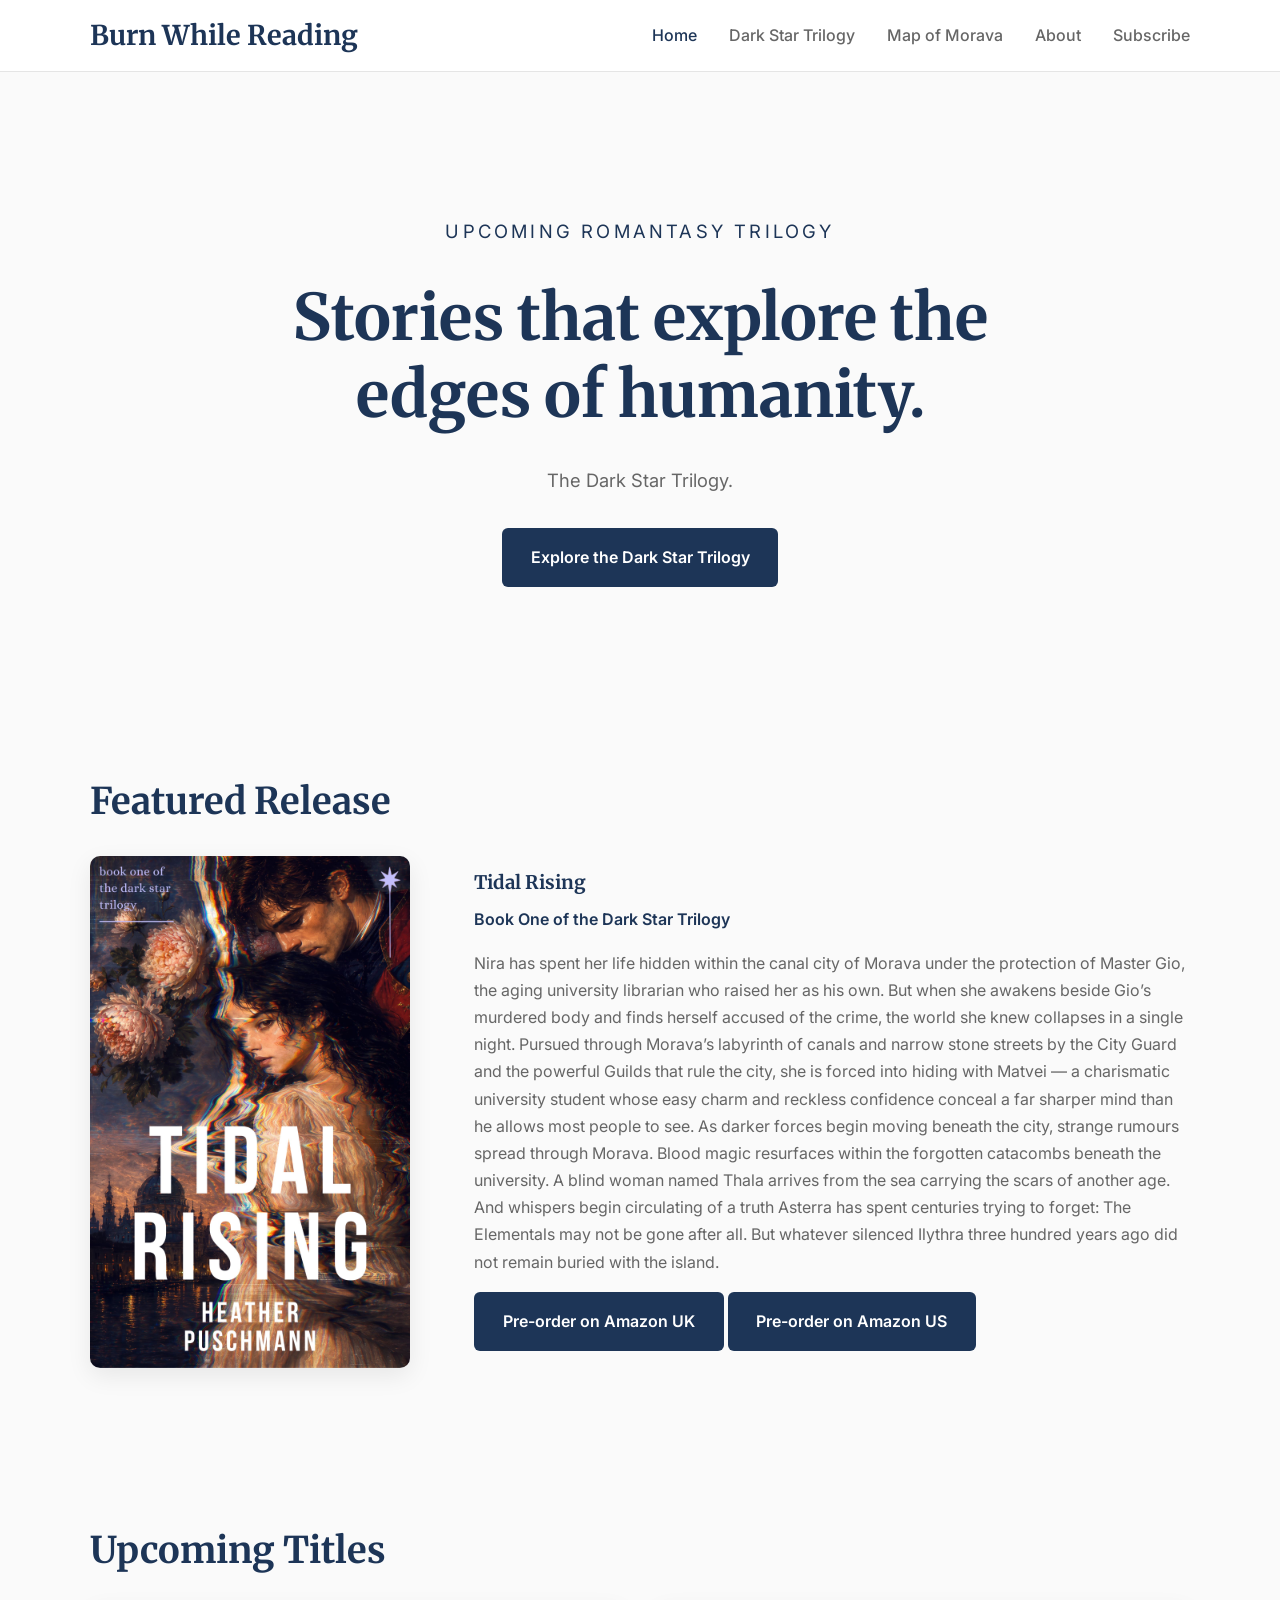
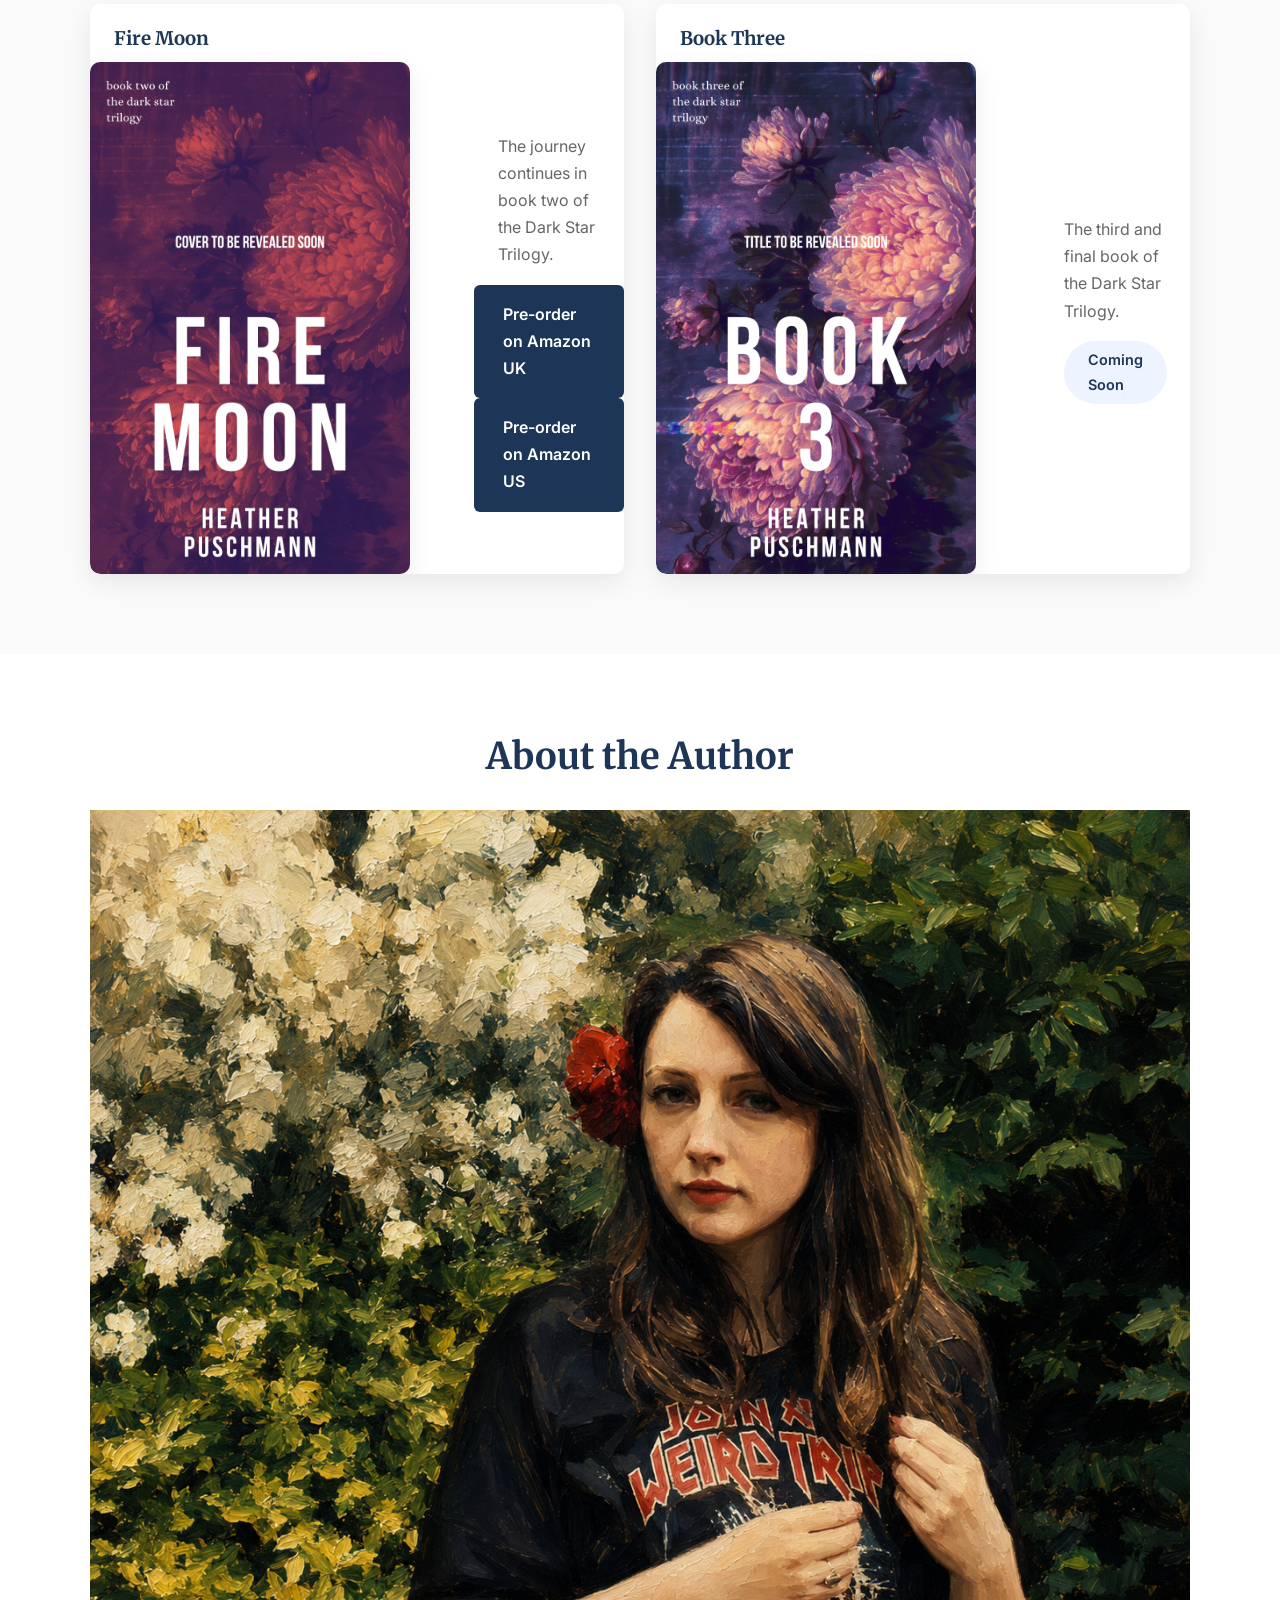
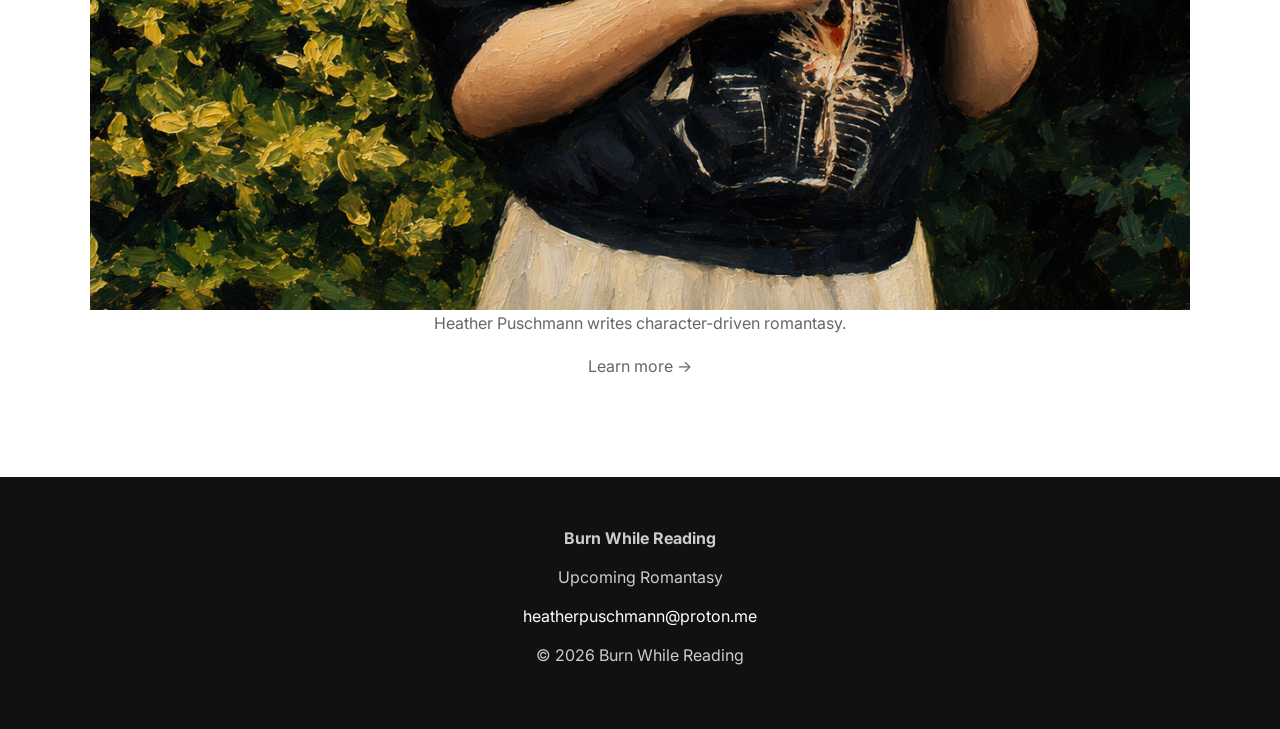
<file: index.html>
<!DOCTYPE html>
<html lang="en">
<head>
    <meta charset="UTF-8">
    <meta name="viewport" content="width=device-width, initial-scale=1.0">
    <title>Burn While Reading</title>
	<link rel="preconnect" href="https://fonts.googleapis.com">
	<link rel="preconnect" href="https://fonts.gstatic.com" crossorigin>
	
	<link href="https://fonts.googleapis.com/css2?family=Inter:wght@300;400;500;600;700&family=Merriweather:wght@700&display=swap" rel="stylesheet">
	
	<link rel="stylesheet" href="css/styles.css">
</head>

<body>


<div id="header"></div>

<main>

    <section class="hero">
        <div class="container hero-content">

            <div class="hero-text">
                <p class="eyebrow">Upcoming Romantasy Trilogy</p>

                <h2>Stories that explore the edges of humanity.</h2>
 
                <p>
                    The Dark Star Trilogy.
                </p>

                <a class="button" href="the-dark-star-trilogy.html">
                    Explore the Dark Star Trilogy
                </a>
            </div>

        </div>
    </section>


    <section class="featured-book">

        <div class="container">

            <h2>Featured Release</h2>

            <div class="book-grid">

                <img
                    src="images/tidal-rising.jpg"
                    alt="Cover of Tidal Rising">

                <div>

                    <h3>Tidal Rising</h3>

                    <p class="subtitle">
                        Book One of the Dark Star Trilogy
                    </p>

                    <p>
                        Nira has spent her life hidden within the canal city of Morava under the protection of Master Gio, the aging university librarian who raised her as his own. But when she awakens beside Gio’s murdered body and finds herself accused of the crime, the world she knew collapses in a single night. Pursued through Morava’s labyrinth of canals and narrow stone streets by the City Guard and the powerful Guilds that rule the city, she is forced into hiding with Matvei — a charismatic university student whose easy charm and reckless confidence conceal a far sharper mind than he allows most people to see.
						As darker forces begin moving beneath the city, strange rumours spread through Morava. Blood magic resurfaces within the forgotten catacombs beneath the university. A blind woman named Thala arrives from the sea carrying the scars of another age. And whispers begin circulating of a truth Asterra has spent centuries trying to forget:
						The Elementals may not be gone after all.
						But whatever silenced Ilythra three hundred years ago did not remain buried with the island.
                    </p>


                    <a class="button"
                       href="https://www.amazon.co.uk/dp/B0H6R5PRM5"
                       target="_blank"
                       rel="noopener">
                        Pre-order on Amazon UK
                    </a>

                    <a class="button"
                       href="https://www.amazon.com/dp/B0H6R5PRM5"
                       target="_blank"
                       rel="noopener">
                        Pre-order on Amazon US
                    </a>

                </div>

            </div>

        </div>

    </section>


    <section class="upcoming">

        <div class="container">

            <h2>Upcoming Titles</h2>

            <div class="cards">

                <article class="card">

                    <h3>Fire Moon</h3>
                    <div class="book-grid">

                        <img src="images/fire-moon.jpg" alt="Fire Moon">
                        
                    <div>
                    <p>
                        The journey continues in book two of the Dark Star Trilogy.
                    </p>
                    <a class="button"
                        href="https://www.amazon.co.uk/dp/B0HJZV371S"
                        target="_blank"
                        rel="noopener">
                        Pre-order on Amazon UK
                    </a>
                    <a class="button"
                        href="https://www.amazon.com/dp/B0HJZV371S"
                        target="_blank"
                        rel="noopener">
                        Pre-order on Amazon US
                    </a>

                </article>

                <article class="card">


                    <h3>Book Three</h3>
                    <div class="book-grid">

                        <img src="images/book-three.png" alt="Book Three">
                        
                    <div>
                    <p>
                        The third and final book of the Dark Star Trilogy.
                    </p>

                    <span class="coming-soon">
                        Coming Soon
                    </span>

                </article>

            </div>

        </div>

    </section>


    <section class="author-preview">

        <div class="container">

            <h2>About the Author</h2>

			<img src="images/heather-puschmann.PNG" alt="Heather Puschmann">
            <p>
                Heather Puschmann writes character-driven romantasy.
            </p>

            <p>
                <a href="about.html">
                    Learn more →
                </a>
            </p>

        </div>

    </section>
	<script async type='text/javascript' src='https://static.klaviyo.com/onsite/js/VMjU2J/klaviyo.js?company_id=VMjU2J'></script>
	<script type="text/javascript"> 
	
	//Initialize Klaviyo object on page load
	!function(){if(!window.klaviyo){window._klOnsite=window._klOnsite||[];try{window.klaviyo=new Proxy({},{get:function(n,i){return"push"===i?function(){var n;(n=window._klOnsite).push.apply(n,arguments)}:function(){for(var n=arguments.length,o=new Array(n),w=0;w<n;w++)o[w]=arguments[w];var t="function"==typeof o[o.length-1]?o.pop():void 0,e=new Promise((function(n){window._klOnsite.push([i].concat(o,[function(i){t&&t(i),n(i)}]))}));return e}}})}catch(n){window.klaviyo=window.klaviyo||[],window.klaviyo.push=function(){var n;(n=window._klOnsite).push.apply(n,arguments)}}}}(); </script>
</main>


<div id="footer"></div>

<script src="js/main.js"></script>


</body>
</html>
</file>
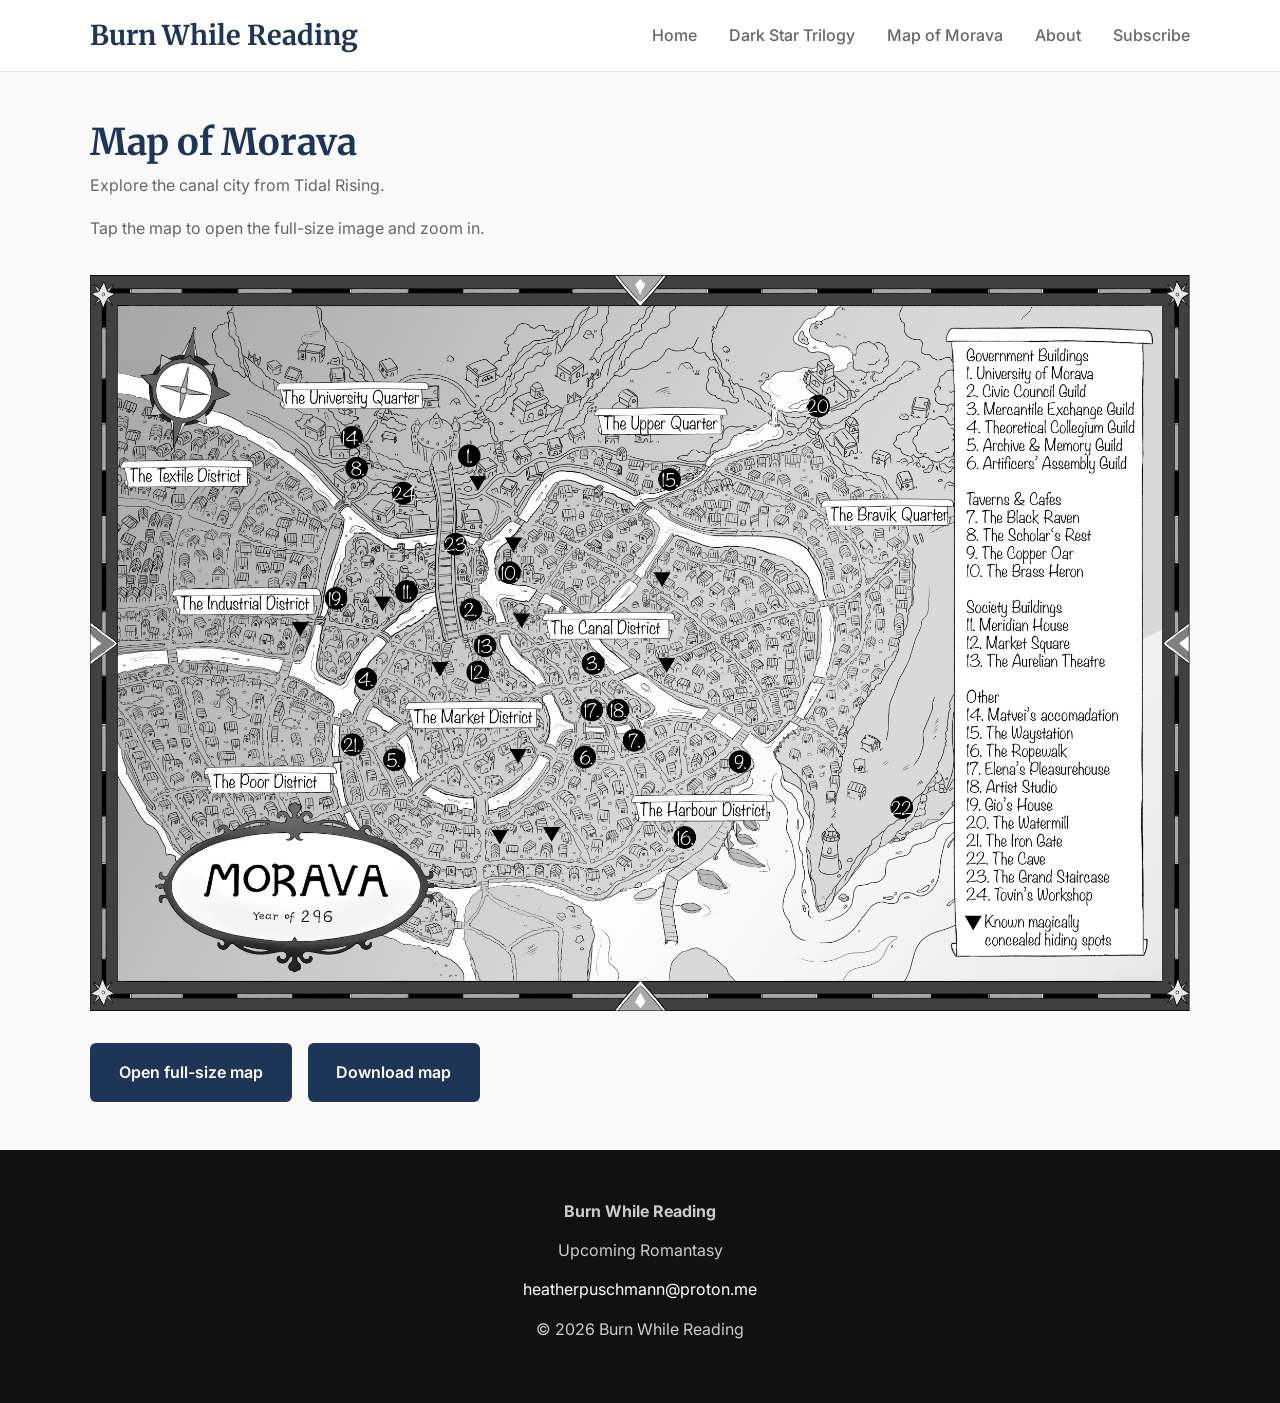
<file: moravamap/index.html>
<!DOCTYPE html>
<html lang="en">
<head>
    <meta charset="UTF-8">
    <meta name="viewport" content="width=device-width, initial-scale=1.0">
    <title>Map of Morava | Burn While Reading</title>

    <link rel="preconnect" href="https://fonts.googleapis.com">
    <link rel="preconnect" href="https://fonts.gstatic.com" crossorigin>
    <link href="https://fonts.googleapis.com/css2?family=Inter:wght@300;400;500;600;700&family=Merriweather:wght@700&display=swap"
          rel="stylesheet">

    <link rel="stylesheet" href="/css/styles.css">

    <style>
        .map-page {
            padding: 3rem 0;
        }

        .map-page h2 {
            margin-bottom: 0.5rem;
        }

        .map-image {
            display: block;
            width: 100%;
            height: auto;
            margin: 2rem auto;
        }

        .map-image-link {
            display: block;
        }

        .map-actions {
            display: flex;
            flex-wrap: wrap;
            gap: 1rem;
        }
    </style>
</head>

<body>
    <div id="header"></div>

    <main>
        <section class="map-page">
            <div class="container">
                <h2>Map of Morava</h2>
                <p>Explore the canal city from Tidal Rising.</p>
                <p>Tap the map to open the full-size image and zoom in.</p>

                <a class="map-image-link"
                   href="/images/morava-map.jpg"
                   target="_blank"
                   rel="noopener">
                    <img class="map-image"
                         src="/images/morava-map.jpg"
                         alt="Map of Morava, the canal city featured in Tidal Rising"
                         width="4282"
                         height="2866">
                </a>

                <div class="map-actions">
                    <a class="button"
                       href="/images/morava-map.jpg"
                       target="_blank"
                       rel="noopener">
                        Open full-size map
                    </a>

                    <a class="button"
                       href="/images/morava-map.jpg"
                       download="morava-map.jpg">
                        Download map
                    </a>
                </div>
            </div>
        </section>
    </main>

    <div id="footer"></div>

    <script src="/js/main.js"></script>
</body>
</html>
</file>
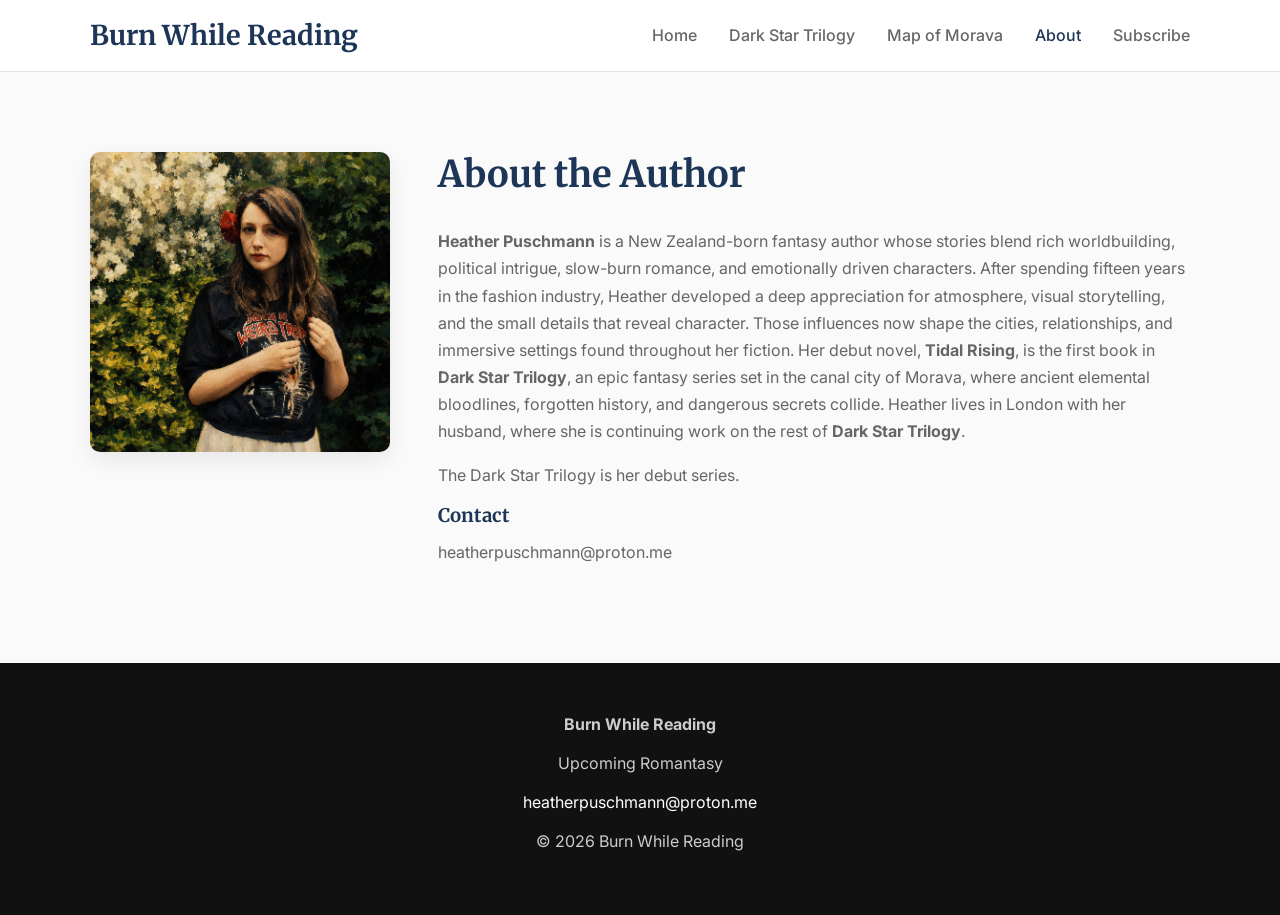
<file: about.html>
<!DOCTYPE html>
<html lang="en">

<head>

<meta charset="UTF-8">
<meta name="viewport" content="width=device-width, initial-scale=1.0">

<title>About | Burn While Reading</title>

<link rel="preconnect" href="https://fonts.googleapis.com">
<link rel="preconnect" href="https://fonts.gstatic.com" crossorigin>

<link href="https://fonts.googleapis.com/css2?family=Inter:wght@300;400;500;600;700&family=Merriweather:wght@700&display=swap" rel="stylesheet">

<link rel="stylesheet" href="css/styles.css">

</head>

<body>

<div id="header"></div>

<main>

<section>
    <div class="container author-section">

        <img
            src="images/heather-puschmann.PNG"
            alt="Heather Puschmann"
            class="author-photo">

        <div>
	<h2>About the Author</h2>

	<p>
		<b>Heather Puschmann</b> is a New Zealand-born fantasy author whose stories blend rich worldbuilding, political intrigue, slow-burn romance, and emotionally driven characters.
		After spending fifteen years in the fashion industry, Heather developed a deep appreciation for atmosphere, visual storytelling, and the small details that reveal character. Those influences now shape the cities, relationships, and immersive settings found throughout her fiction.
		Her debut novel, <b>Tidal Rising</b>, is the first book in <a href="/the-dark-star-trilogy.html"><b>Dark Star Trilogy</b></a>, an epic fantasy series set in the canal city of Morava, where ancient elemental bloodlines, forgotten history, and dangerous secrets collide.
		Heather lives in London with her husband, where she is continuing work on the rest of <a href="/the-dark-star-trilogy.html"><b>Dark Star Trilogy</b></a>.
	</p>



<p>
The Dark Star Trilogy is her debut series.
</p>

<h3>Contact</h3>

<p>

<a href="mailto:heatherpuschmann@proton.me">
	heatherpuschmann@proton.me
</a>

</p>

</div>

</section>

</main>

<div id="footer"></div>

<script src="js/main.js"></script>

</body>

</html>
</file>
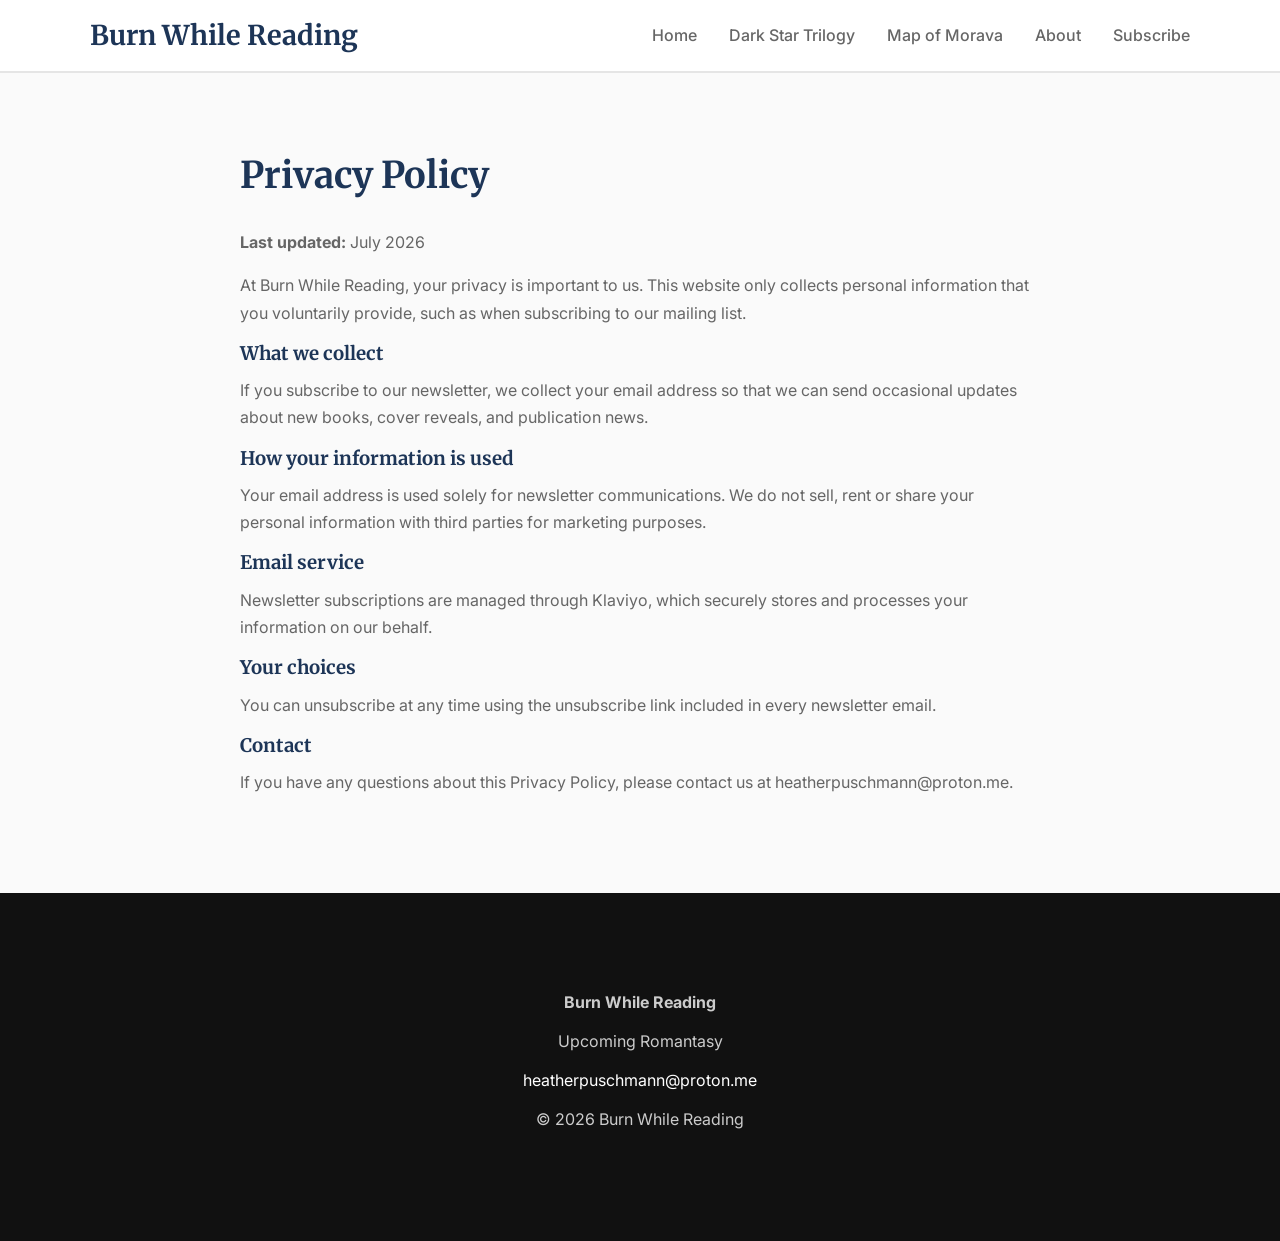
<file: privacy.html>
<!DOCTYPE html>
<html lang="en">

<head>

<meta charset="UTF-8">
<meta name="viewport" content="width=device-width, initial-scale=1.0">

<title>Privacy Policy | Burn While Reading</title>

<link rel="preconnect" href="https://fonts.googleapis.com">
<link rel="preconnect" href="https://fonts.gstatic.com" crossorigin>

<link href="https://fonts.googleapis.com/css2?family=Inter:wght@300;400;500;600;700&family=Merriweather:wght@700&display=swap" rel="stylesheet">

<link rel="stylesheet" href="css/styles.css">

</head>

<body>

<header id="header"></header>

<main>

<section>

<div class="container" style="max-width:800px;">

<h2>Privacy Policy</h2>

<p><strong>Last updated:</strong> July 2026</p>

<p>
At Burn While Reading, your privacy is important to us. This website only collects
personal information that you voluntarily provide, such as when subscribing to
our mailing list.
</p>

<h3>What we collect</h3>

<p>
If you subscribe to our newsletter, we collect your email address so that we
can send occasional updates about new books, cover reveals, and publication
news.
</p>

<h3>How your information is used</h3>

<p>
Your email address is used solely for newsletter communications. We do not sell,
rent or share your personal information with third parties for marketing
purposes.
</p>

<h3>Email service</h3>

<p>
Newsletter subscriptions are managed through Klaviyo, which securely stores and
processes your information on our behalf.
</p>

<h3>Your choices</h3>

<p>
You can unsubscribe at any time using the unsubscribe link included in every
newsletter email.
</p>

<h3>Contact</h3>

<p>
If you have any questions about this Privacy Policy, please contact us at
<a href="heatherpuschmann@proton.me">heatherpuschmann@proton.me</a>.
</p>

</div>

</section>

</main>

<footer id="footer"></footer>

<script src="js/main.js"></script>

</body>

</html>
</file>
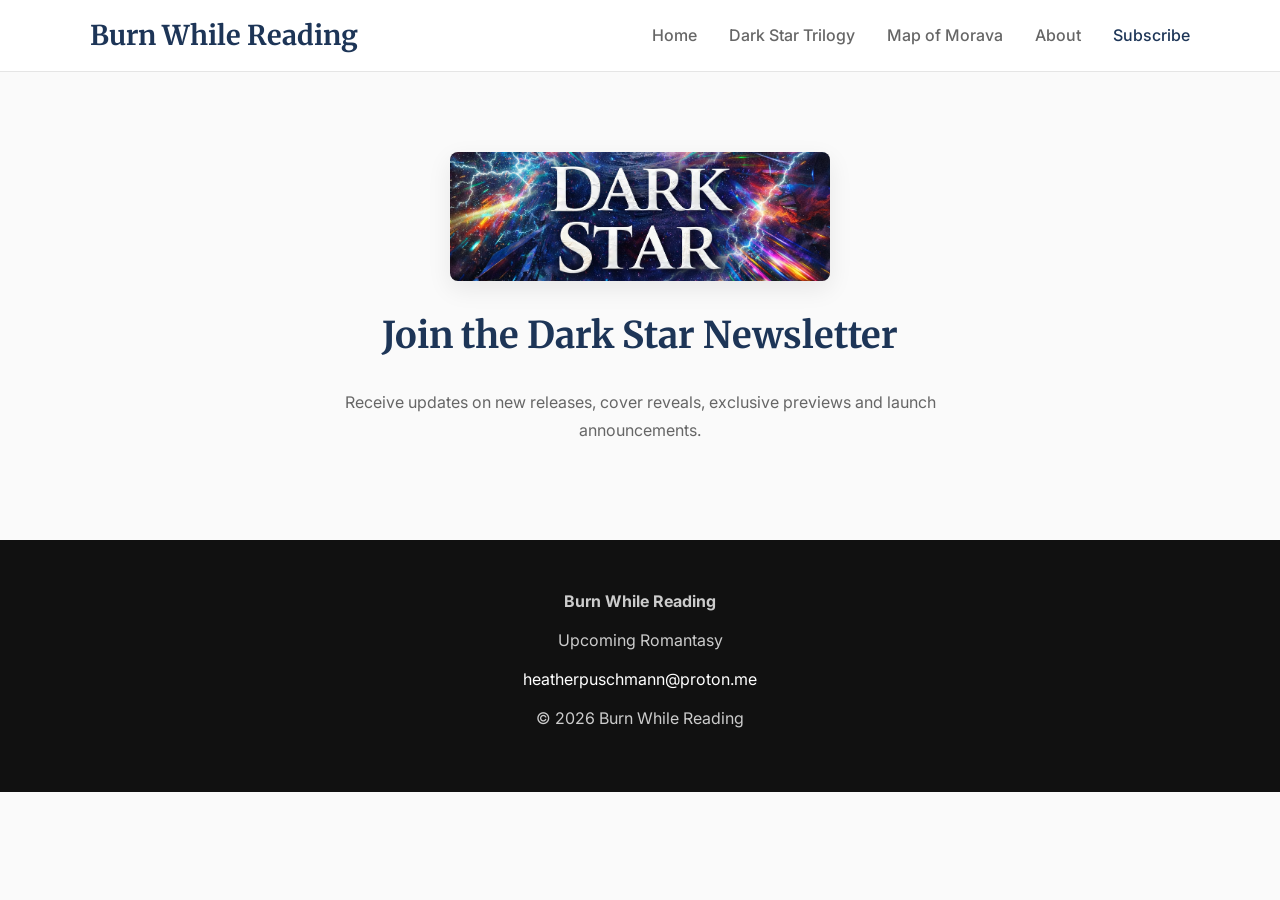
<file: subscribe.html>
<!DOCTYPE html>
<html lang="en">

<head>

    <meta charset="UTF-8">
    <meta name="viewport" content="width=device-width, initial-scale=1.0">

    <title>Subscribe | Burn While Reading</title>

    <link rel="preconnect" href="https://fonts.googleapis.com">
    <link rel="preconnect" href="https://fonts.gstatic.com" crossorigin>

    <link href="https://fonts.googleapis.com/css2?family=Inter:wght@300;400;500;600;700&family=Merriweather:wght@700&display=swap"
          rel="stylesheet">

    <link rel="stylesheet" href="css/styles.css">

</head>

<body>


<div id="header"></div>

<main>

	<section class="subscribe-page">

		<div class="container subscribe-container">
	
			<div class="subscribe-intro">
	
				<img
					src="images/dark-star-banner.PNG"
					alt="Dark Star Trilogy"
					class="subscribe-banner">
	
				<h2>Join the Dark Star Newsletter</h2>
	
				<p>
					Receive updates on new releases, cover reveals,
					exclusive previews and launch announcements.
				</p>
	
			</div>
	
			<div class="klaviyo-form-Un6rRU"></div>
		</div>
	
	</section>
	

</main>


<div id="footer"></div>

<script src="js/main.js"></script>
<script async type='text/javascript' src='https://static.klaviyo.com/onsite/js/VMjU2J/klaviyo.js?company_id=VMjU2J'></script>
<script type="text/javascript"> 
//Initialize Klaviyo object on page load
!function(){if(!window.klaviyo){window._klOnsite=window._klOnsite||[];try{window.klaviyo=new Proxy({},{get:function(n,i){return"push"===i?function(){var n;(n=window._klOnsite).push.apply(n,arguments)}:function(){for(var n=arguments.length,o=new Array(n),w=0;w<n;w++)o[w]=arguments[w];var t="function"==typeof o[o.length-1]?o.pop():void 0,e=new Promise((function(n){window._klOnsite.push([i].concat(o,[function(i){t&&t(i),n(i)}]))}));return e}}})}catch(n){window.klaviyo=window.klaviyo||[],window.klaviyo.push=function(){var n;(n=window._klOnsite).push.apply(n,arguments)}}}}(); </script>
</body>

</html>
</file>
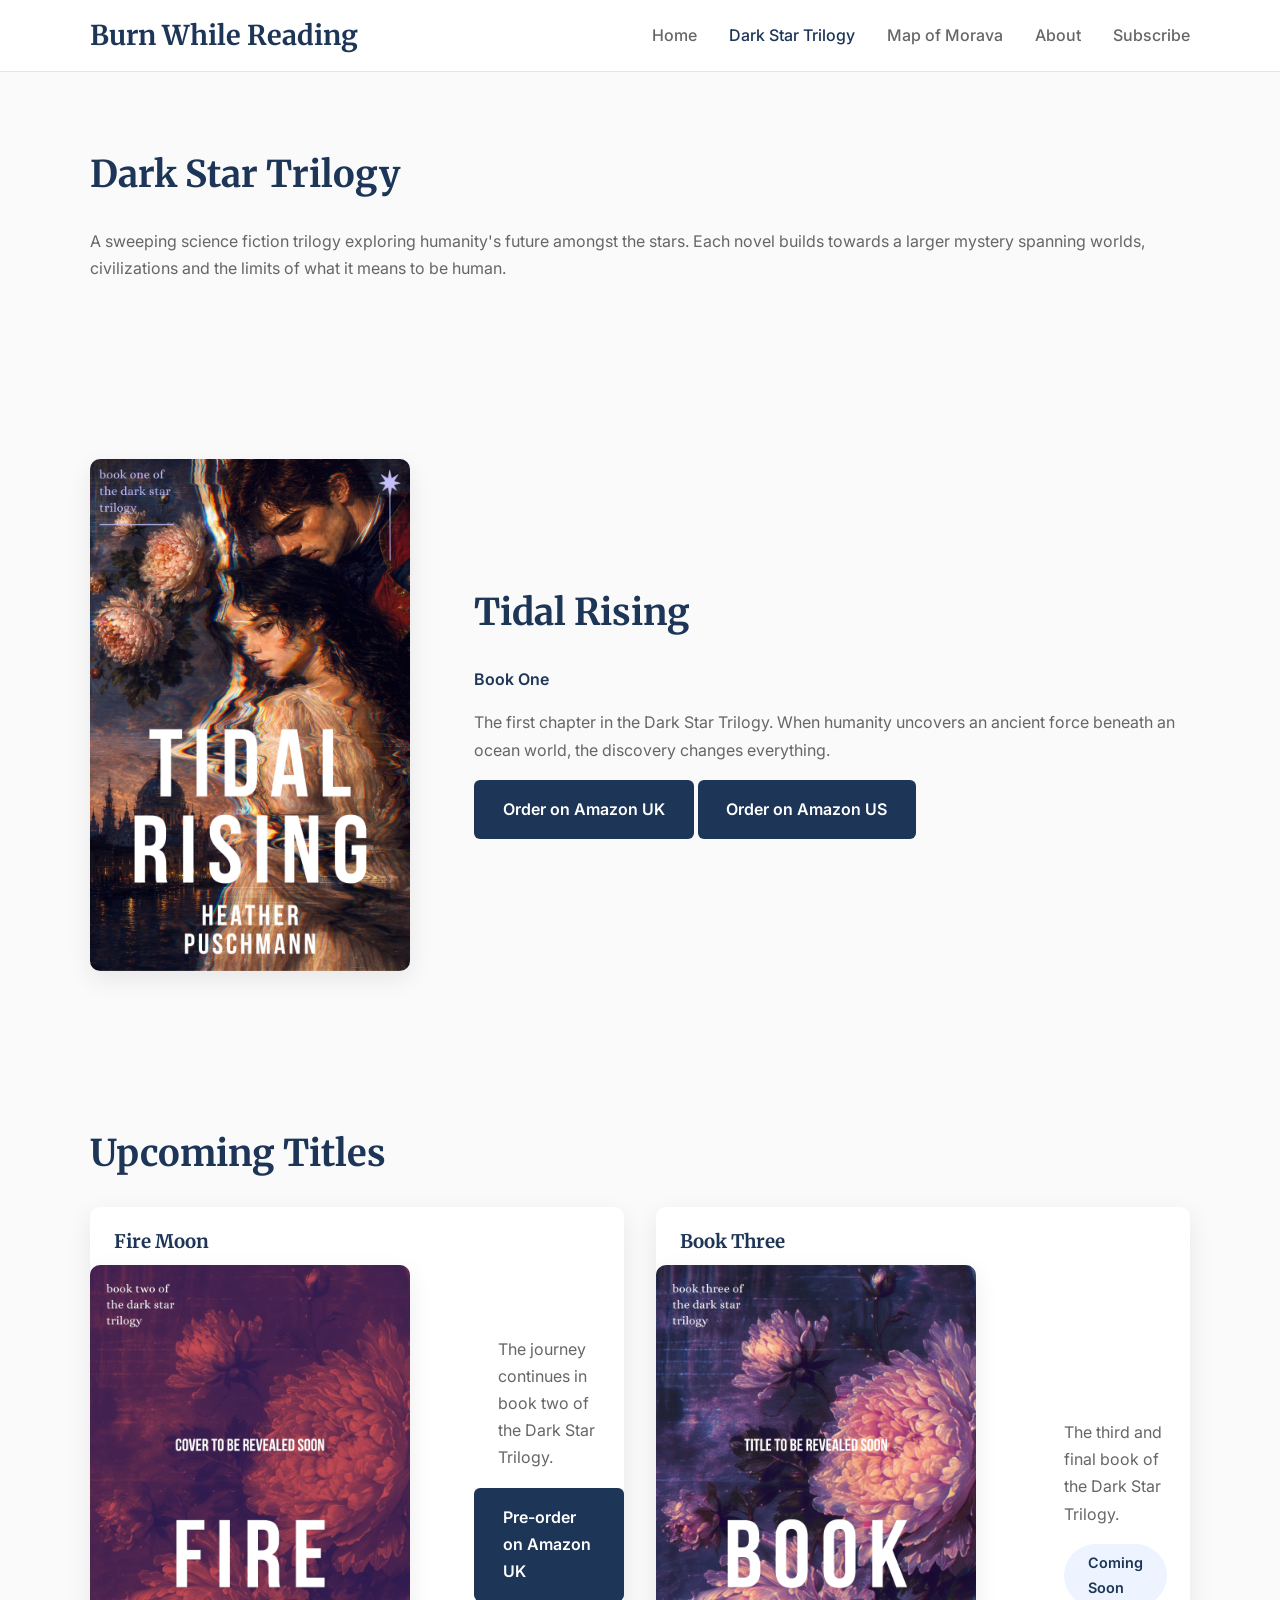
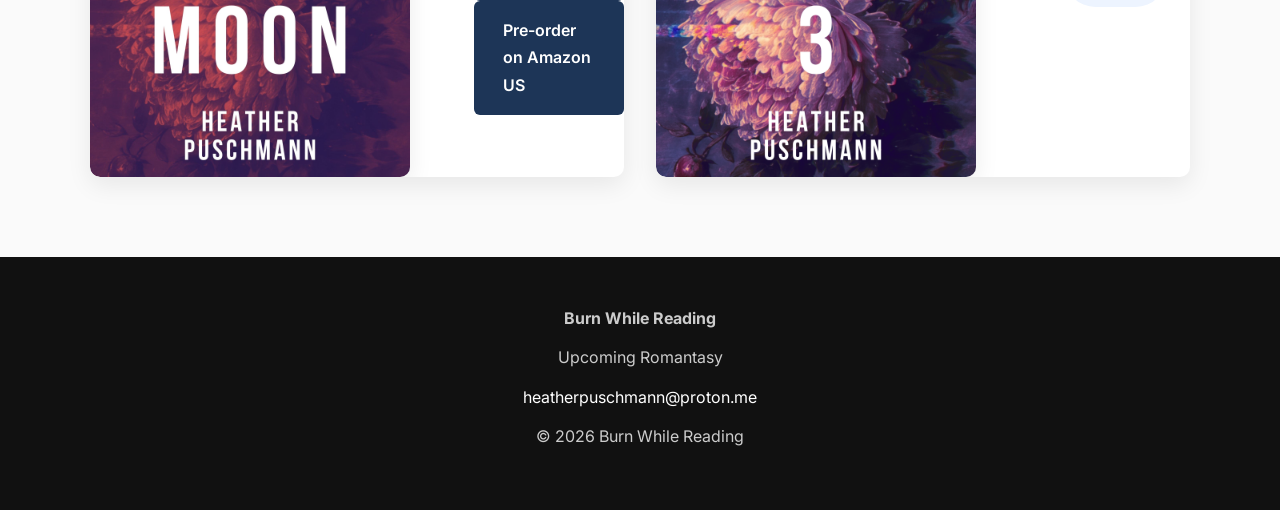
<file: the-dark-star-trilogy.html>
<!DOCTYPE html>
<html lang="en">

<head>
    <meta charset="UTF-8">
    <meta name="viewport" content="width=device-width, initial-scale=1.0">

    <title>Dark Star Trilogy | Burn While Reading</title>

    <link rel="preconnect" href="https://fonts.googleapis.com">
    <link rel="preconnect" href="https://fonts.gstatic.com" crossorigin>

    <link href="https://fonts.googleapis.com/css2?family=Inter:wght@300;400;500;600;700&family=Merriweather:wght@700&display=swap" rel="stylesheet">

    <link rel="stylesheet" href="css/styles.css">
</head>

<body>

<div id="header"></div>

<main>

<section>

    <div class="container">

    <h2>Dark Star Trilogy</h2>

    <p>
    A sweeping science fiction trilogy exploring humanity's future amongst the stars.
    Each novel builds towards a larger mystery spanning worlds, civilizations and the
    limits of what it means to be human.
    </p>

    </div>

    </section>

    <section>

    <div class="container">

    <div class="book-grid">

    <img src="images/tidal-rising.jpg" alt="Tidal Rising">

    <div>

    <h2>Tidal Rising</h2>

    <p class="subtitle">Book One</p>

    <p>
    The first chapter in the Dark Star Trilogy.
    When humanity uncovers an ancient force beneath an ocean world,
    the discovery changes everything.
    </p>


    <a class="button"
    href="https://www.amazon.co.uk/dp/B0H6R5PRM5"
    target="_blank"
    rel="noopener">
    Order on Amazon UK
    </a>
    <a class="button"
    href="https://www.amazon.com/dp/B0H6R5PRM5"
    target="_blank"
    rel="noopener">
    Order on Amazon US
    </a>
    </div>

    </div>

    </section>


    <section class="upcoming">

        <div class="container">

            <h2>Upcoming Titles</h2>

            <div class="cards">

                <article class="card">

                    <h3>Fire Moon</h3>
                    <div class="book-grid">

                        <img src="images/fire-moon.jpg" alt="Fire Moon">
                        
                    <div>
                    <p>
                        The journey continues in book two of the Dark Star Trilogy.
                    </p>
                    <a class="button"
                        href="https://www.amazon.co.uk/dp/B0HJZV371S"
                        target="_blank"
                        rel="noopener">
                        Pre-order on Amazon UK
                    </a>
                    <a class="button"
                        href="https://www.amazon.com/dp/B0HJZV371S"
                        target="_blank"
                        rel="noopener">
                        Pre-order on Amazon US
                    </a>

                </article>

                <article class="card">


                    <h3>Book Three</h3>
                    <div class="book-grid">

                        <img src="images/book-three.png" alt="Book Three">
                        
                    <div>
                    <p>
                        The third and final book of the Dark Star Trilogy.
                    </p>

                    <span class="coming-soon">
                        Coming Soon
                    </span>

                </article>

            </div>

        </div>

    </section>

</main>

<div id="footer"></div>

<script src="js/main.js"></script>

</body>
</html>
</file>
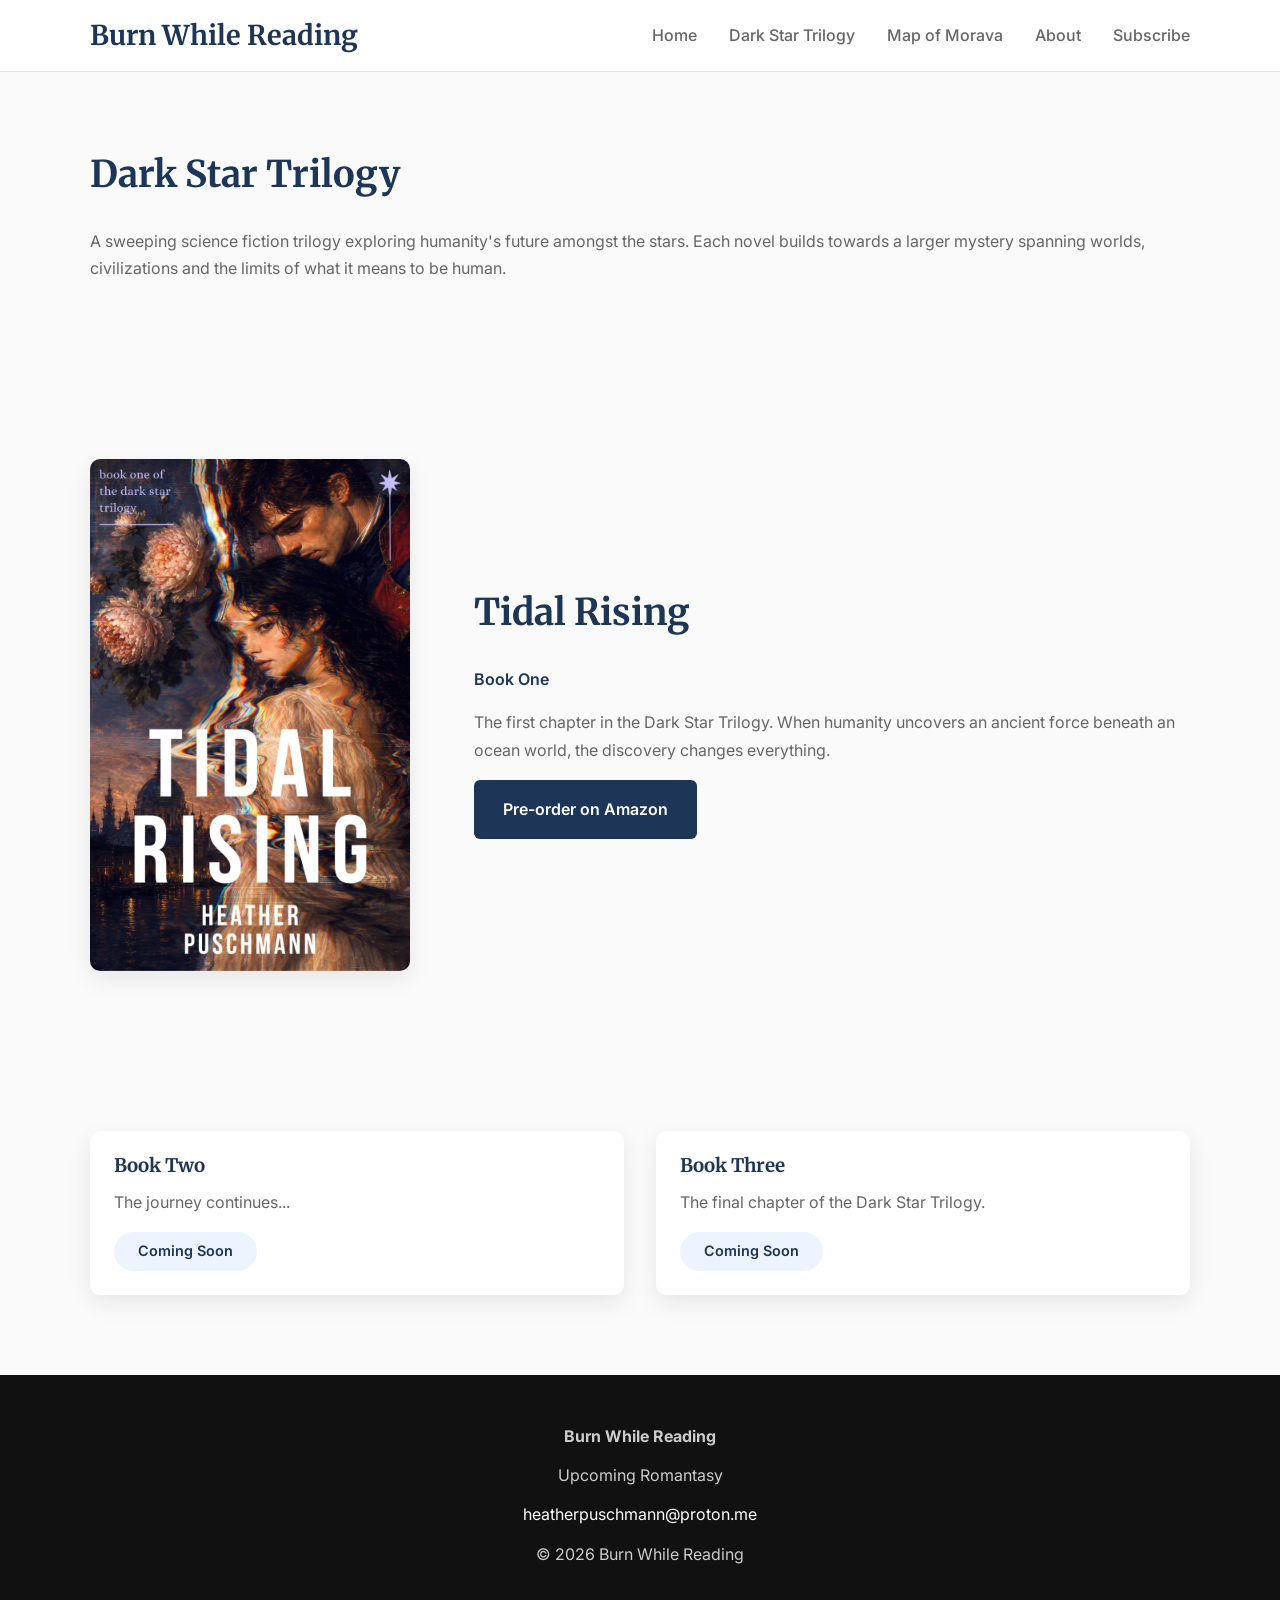
<file: trilogy.html>
<!DOCTYPE html>
<html lang="en">

<head>
    <meta charset="UTF-8">
    <meta name="viewport" content="width=device-width, initial-scale=1.0">

    <title>Dark Star Trilogy | Amour Moderne</title>

    <link rel="preconnect" href="https://fonts.googleapis.com">
    <link rel="preconnect" href="https://fonts.gstatic.com" crossorigin>

    <link href="https://fonts.googleapis.com/css2?family=Inter:wght@300;400;500;600;700&family=Merriweather:wght@700&display=swap" rel="stylesheet">

    <link rel="stylesheet" href="css/styles.css">
</head>

<body>

<div id="header"></div>

<main>

<section>

<div class="container">

<h2>Dark Star Trilogy</h2>

<p>
A sweeping science fiction trilogy exploring humanity's future amongst the stars.
Each novel builds towards a larger mystery spanning worlds, civilizations and the
limits of what it means to be human.
</p>

</div>

</section>

<section>

<div class="container">

<div class="book-grid">

<img src="images/tidal-rising.jpg" alt="Tidal Rising">

<div>

<h2>Tidal Rising</h2>

<p class="subtitle">Book One</p>

<p>
The first chapter in the Dark Star Trilogy.
When humanity uncovers an ancient force beneath an ocean world,
the discovery changes everything.
</p>

<a class="button"
href="https://amazon.co.uk/"
target="_blank"
rel="noopener">
Pre-order on Amazon
</a>

</div>

</div>

</section>

<section>

<div class="container">

<div class="cards">

<article class="card">


<h3>Book Two</h3>

<p>
The journey continues...
</p>

<span class="coming-soon">
Coming Soon
</span>

</article>

<article class="card">


<h3>Book Three</h3>

<p>
The final chapter of the Dark Star Trilogy.
</p>

<span class="coming-soon">
Coming Soon
</span>

</article>

</div>

</div>

</section>

</main>

<div id="footer"></div>

<script src="js/main.js"></script>

</body>
</html>
</file>
<file: css/styles.css>
/* ========================================
   RESET
======================================== */

* {
    margin: 0;
    padding: 0;
    box-sizing: border-box;
}

img {
    display: block;
    max-width: 100%;
}

a {
    text-decoration: none;
    color: inherit;
}

ul {
    list-style: none;
}


/* ========================================
   GLOBAL
======================================== */

:root {

    --background: #fafafa;
    --surface: #ffffff;

    --text: #222;
    --muted: #666;

    --primary: #1d3557;
    --primary-hover: #274c77;

    --border: #e5e5e5;

    --shadow:
        0 8px 24px rgba(0,0,0,.08);

}

body {

    font-family: "Inter", sans-serif;

    background: var(--background);

    color: var(--text);

    line-height: 1.7;
}

.container {

    width: min(1100px, 90%);
    margin: auto;

}

section {

    padding: 5rem 0;

}

h1,
h2,
h3 {

    font-family: "Merriweather", serif;

    font-weight: 700;

    color: var(--primary);

    line-height: 1.2;

}

h2 {

    font-size: 2.3rem;

    margin-bottom: 2rem;

}

h3 {

    margin-bottom: .75rem;

}

p {

    margin-bottom: 1rem;

    color: var(--muted);

}


/* ========================================
   HEADER
======================================== */

header {

    background: white;

    border-bottom: 1px solid var(--border);

    position: sticky;

    top: 0;

    z-index: 100;

}

header .container {

    display: flex;

    justify-content: space-between;

    align-items: center;

    padding: 1.2rem 0;

}

.logo h1 {

    font-size: 1.7rem;

}

nav ul {

    display: flex;

    gap: 2rem;

}

nav a {

    color: var(--muted);

    font-weight: 500;

    transition: .25s;

}

nav a:hover,
nav a.active {

    color: var(--primary);

}


/* ========================================
   HERO
======================================== */

.hero {

    text-align: center;

    padding: 7rem 0;

}

.eyebrow {

    text-transform: uppercase;

    letter-spacing: .2rem;

    font-size: .8rem;

    color: var(--primary);

    margin-bottom: 1rem;

}

.hero h2 {

    max-width: 700px;

    margin: auto;

    font-size: clamp(2.5rem, 6vw, 4rem);

}

.hero p {

    max-width: 700px;

    margin: 2rem auto;

    font-size: 1.15rem;

}


/* ========================================
   BUTTONS
======================================== */

.button {

    display: inline-block;

    background: var(--primary);

    color: white;

    padding: 1rem 1.8rem;

    border-radius: 6px;

    transition: .25s;

    font-weight: 600;

}

.button:hover {

    background: var(--primary-hover);

    transform: translateY(-2px);

}


/* ========================================
   FEATURED BOOK
======================================== */

.book-grid {

    display: grid;

    grid-template-columns: 320px 1fr;

    gap: 4rem;

    align-items: center;

}

.book-grid img {

    border-radius: 10px;

    box-shadow: var(--shadow);

}

.subtitle {

    color: var(--primary);

    font-weight: 600;

}


/* ========================================
   CARDS
======================================== */

.cards {

    display: grid;

    grid-template-columns: repeat(auto-fit, minmax(250px, 1fr));

    gap: 2rem;

}

.card {

    background: white;

    border-radius: 10px;

    overflow: hidden;

    box-shadow: var(--shadow);

    transition: .25s;

}

.card:hover {

    transform: translateY(-6px);

}

.card img {

    width: 100%;

}

.card h3,
.card p,
.card span {

    padding-left: 1.5rem;
    padding-right: 1.5rem;

}

.card h3 {

    margin-top: 1.5rem;

}

.card p {

    margin-top: .5rem;

}

.coming-soon {

    display: inline-block;

    margin: 0 1.5rem 1.5rem;

    padding: .45rem .9rem;

    background: #edf4ff;

    color: var(--primary);

    border-radius: 999px;

    font-size: .9rem;

    font-weight: 600;

}


/* ========================================
   AUTHOR
======================================== */

.author-preview {

    text-align: center;

    background: white;

}

.author-section {
	display: grid;
	grid-template-columns: 300px 1fr;
	gap: 3rem;
	align-items: start;
}

.author-photo {
	width: 100%;
	border-radius: 10px;
	box-shadow: var(--shadow);
}

/* ========================================
   FOOTER
======================================== */

footer {

    background: #111;

    color: #ccc;

    text-align: center;

    padding: 3rem 0;

}

footer p {

    color: inherit;

    margin-bottom: .75rem;

}

footer a {

    color: white;

}

footer a:hover {

    text-decoration: underline;

}


/* ========================================
   SUBSCRIBE PAGE
======================================== */

.subscribe-page {

    padding: 5rem 0;

}

.subscribe-container {

    max-width: 700px;

}

.subscribe-intro {

    text-align: center;

    margin-bottom: 1rem;

}

.subscribe-banner {

    width: 100%;
    max-width: 380px;

    margin: 0 auto 2rem;

    border-radius: 8px;

    box-shadow: var(--shadow);

}

.subscribe-intro p {

    max-width: 700px;

    margin: auto;

}

/* ========================================
   KLAVIYO
======================================== */

.klaviyo-form {

    margin-top: 0 !important;
    margin: auto;

}

.klaviyo-form form {

    border-radius: 10px !important;

    overflow: hidden;

}

.klaviyo-form input {

    border-radius: 6px !important;

}

.klaviyo-form button {

    border-radius: 6px !important;

    font-weight: 600 !important;

}

/* ========================================
   RESPONSIVE
======================================== */

@media (max-width: 850px) {

    header .container {

        flex-direction: column;

        gap: 1rem;

    }

    nav ul {

        flex-wrap: wrap;

        justify-content: center;

        gap: 1rem;

    }

    .book-grid {

        grid-template-columns: 1fr;

        text-align: center;

    }

    .book-grid img {

        max-width: 320px;

        margin: auto;

    }

    h2 {

        font-size: 2rem;

    }


}
</file>
